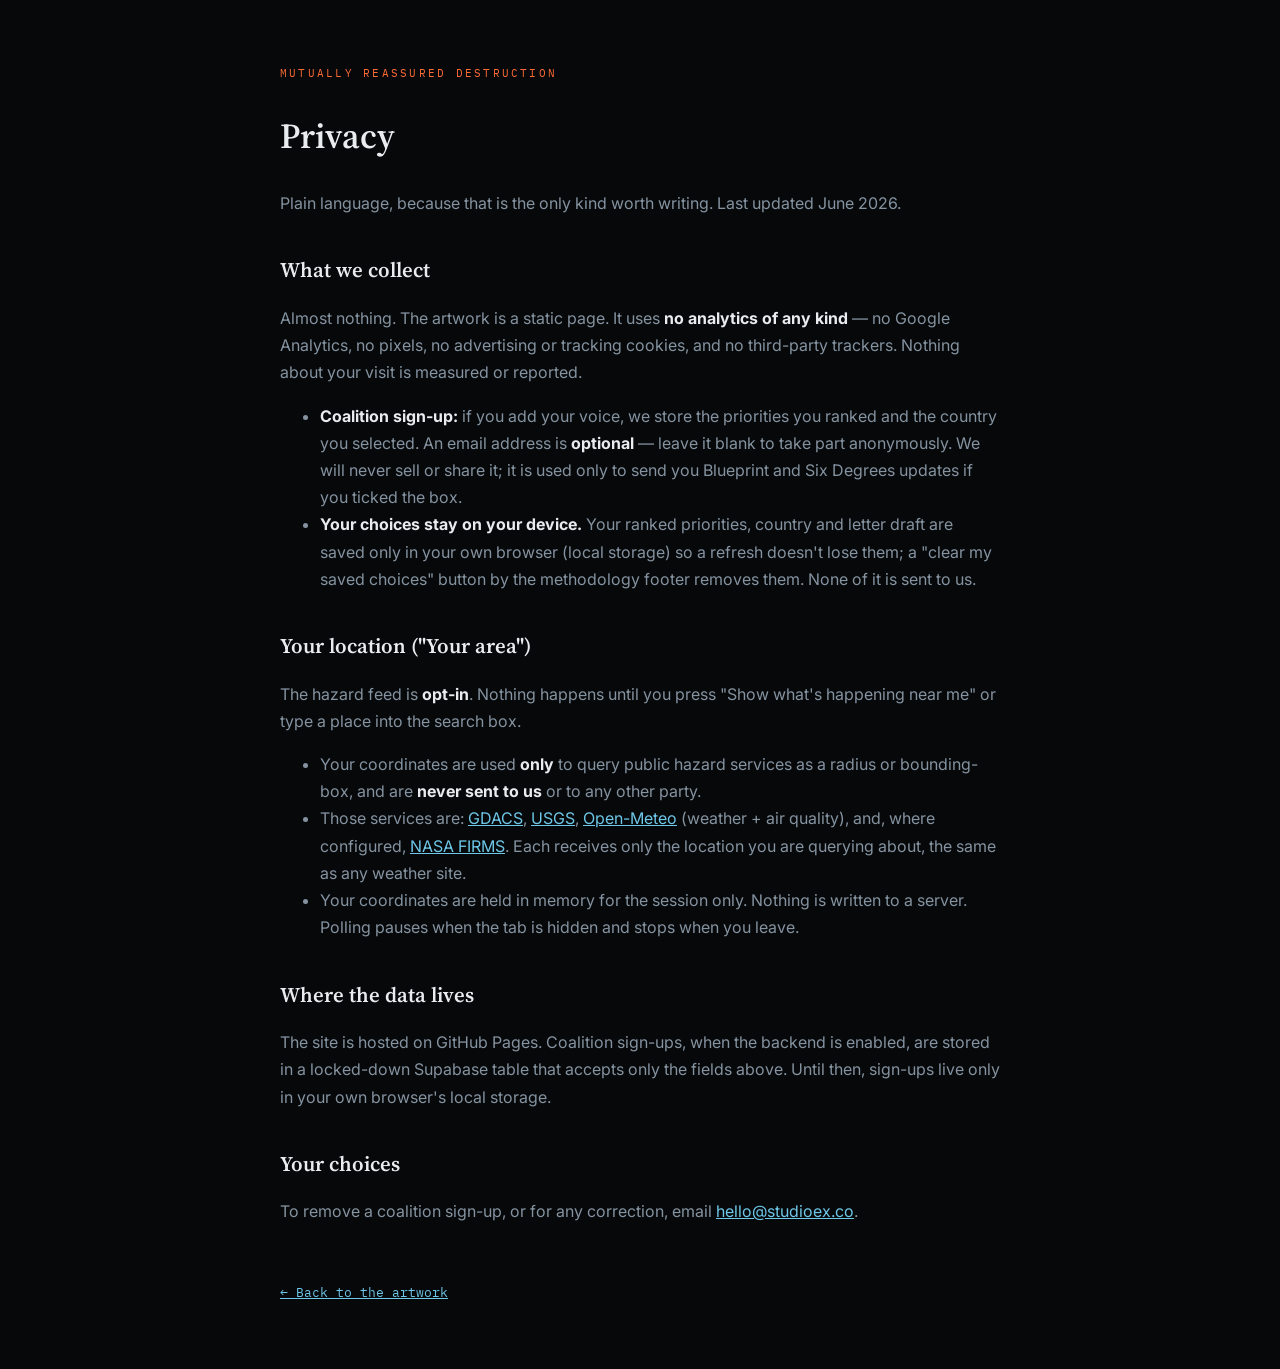
<file: privacy.html>
<!doctype html>
<html lang="en">
  <head>
    <meta charset="UTF-8" />
    <meta name="viewport" content="width=device-width, initial-scale=1.0" />
    <title>Privacy · Mutually Reassured Destruction</title>
    <link href="https://fonts.googleapis.com/css2?family=Source+Serif+4:wght@400;600&family=Inter:wght@400;500&family=IBM+Plex+Mono&display=swap" rel="stylesheet" />
    <style>
      body { background: #06080a; color: #e9ecef; font-family: "Inter", system-ui, sans-serif; line-height: 1.7; max-width: 720px; margin: 0 auto; padding: 4rem 1.5rem; }
      h1 { font-family: "Source Serif 4", serif; font-weight: 600; font-size: 2.2rem; }
      h2 { font-family: "Source Serif 4", serif; font-weight: 600; font-size: 1.3rem; margin-top: 2.2rem; }
      p, li { color: #8593a0; }
      b { color: #e9ecef; }
      a { color: #6ec7e8; }
      .eyebrow { font-family: "IBM Plex Mono", monospace; font-size: .7rem; letter-spacing: .2em; text-transform: uppercase; color: #ff6b35; }
      .back { display: inline-block; margin-top: 2.5rem; font-family: "IBM Plex Mono", monospace; font-size: .8rem; }
    </style>
  </head>
  <body>
    <div class="eyebrow">Mutually Reassured Destruction</div>
    <h1>Privacy</h1>
    <p>Plain language, because that is the only kind worth writing. Last updated June 2026.</p>

    <h2>What we collect</h2>
    <p>Almost nothing. The artwork is a static page. It uses <b>no analytics of any kind</b> — no Google Analytics, no pixels, no advertising or tracking cookies, and no third-party trackers. Nothing about your visit is measured or reported.</p>
    <ul>
      <li><b>Coalition sign-up:</b> if you add your voice, we store the priorities you ranked and the country you selected. An email address is <b>optional</b> — leave it blank to take part anonymously. We will never sell or share it; it is used only to send you Blueprint and Six Degrees updates if you ticked the box.</li>
      <li><b>Your choices stay on your device.</b> Your ranked priorities, country and letter draft are saved only in your own browser (local storage) so a refresh doesn't lose them; a "clear my saved choices" button by the methodology footer removes them. None of it is sent to us.</li>
    </ul>

    <h2>Your location ("Your area")</h2>
    <p>The hazard feed is <b>opt-in</b>. Nothing happens until you press "Show what's happening near me" or type a place into the search box.</p>
    <ul>
      <li>Your coordinates are used <b>only</b> to query public hazard services as a radius or bounding-box, and are <b>never sent to us</b> or to any other party.</li>
      <li>Those services are: <a href="https://www.gdacs.org/" target="_blank" rel="noopener">GDACS</a>, <a href="https://earthquake.usgs.gov/" target="_blank" rel="noopener">USGS</a>, <a href="https://open-meteo.com/" target="_blank" rel="noopener">Open-Meteo</a> (weather + air quality), and, where configured, <a href="https://firms.modaps.eosdis.nasa.gov/" target="_blank" rel="noopener">NASA FIRMS</a>. Each receives only the location you are querying about, the same as any weather site.</li>
      <li>Your coordinates are held in memory for the session only. Nothing is written to a server. Polling pauses when the tab is hidden and stops when you leave.</li>
    </ul>

    <h2>Where the data lives</h2>
    <p>The site is hosted on GitHub Pages. Coalition sign-ups, when the backend is enabled, are stored in a locked-down Supabase table that accepts only the fields above. Until then, sign-ups live only in your own browser's local storage.</p>

    <h2>Your choices</h2>
    <p>To remove a coalition sign-up, or for any correction, email <a href="mailto:hello@studioex.co">hello@studioex.co</a>.</p>

    <a class="back" href="index.html">← Back to the artwork</a>
  </body>
</html>
</file>
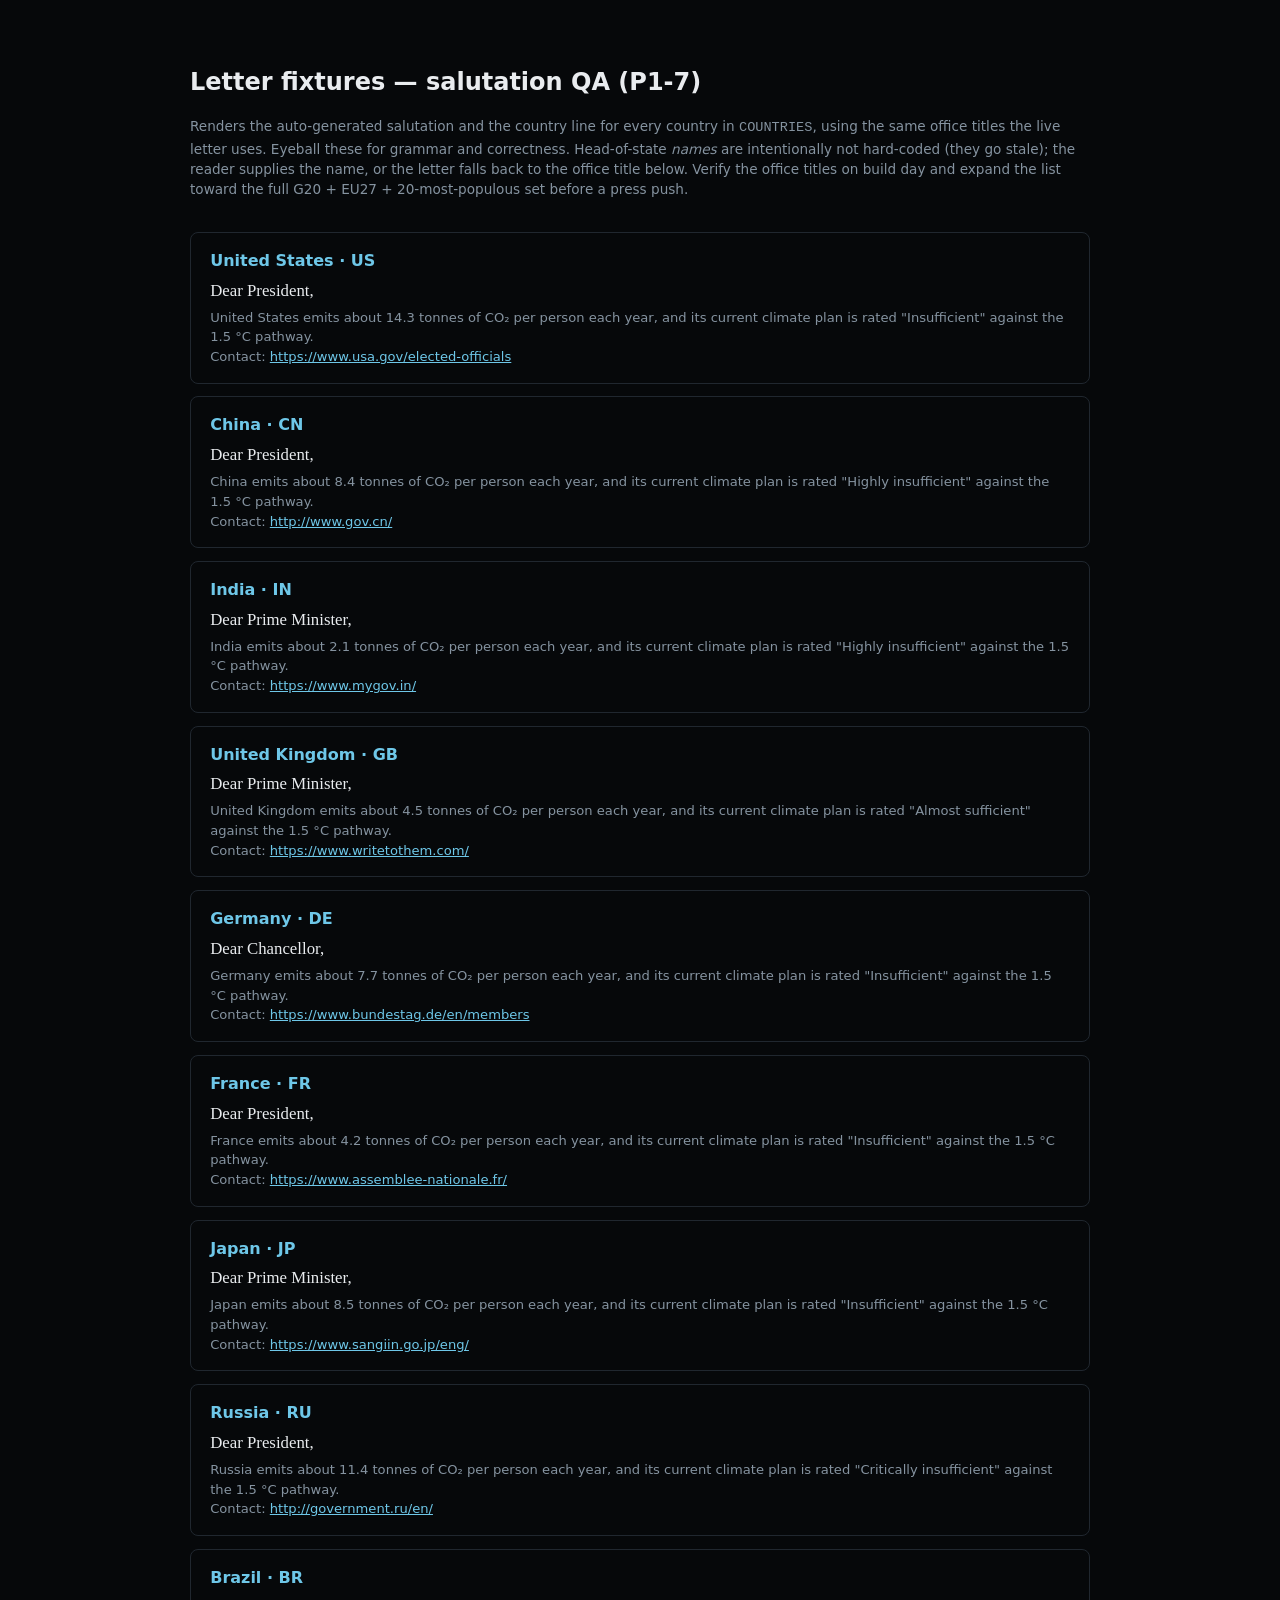
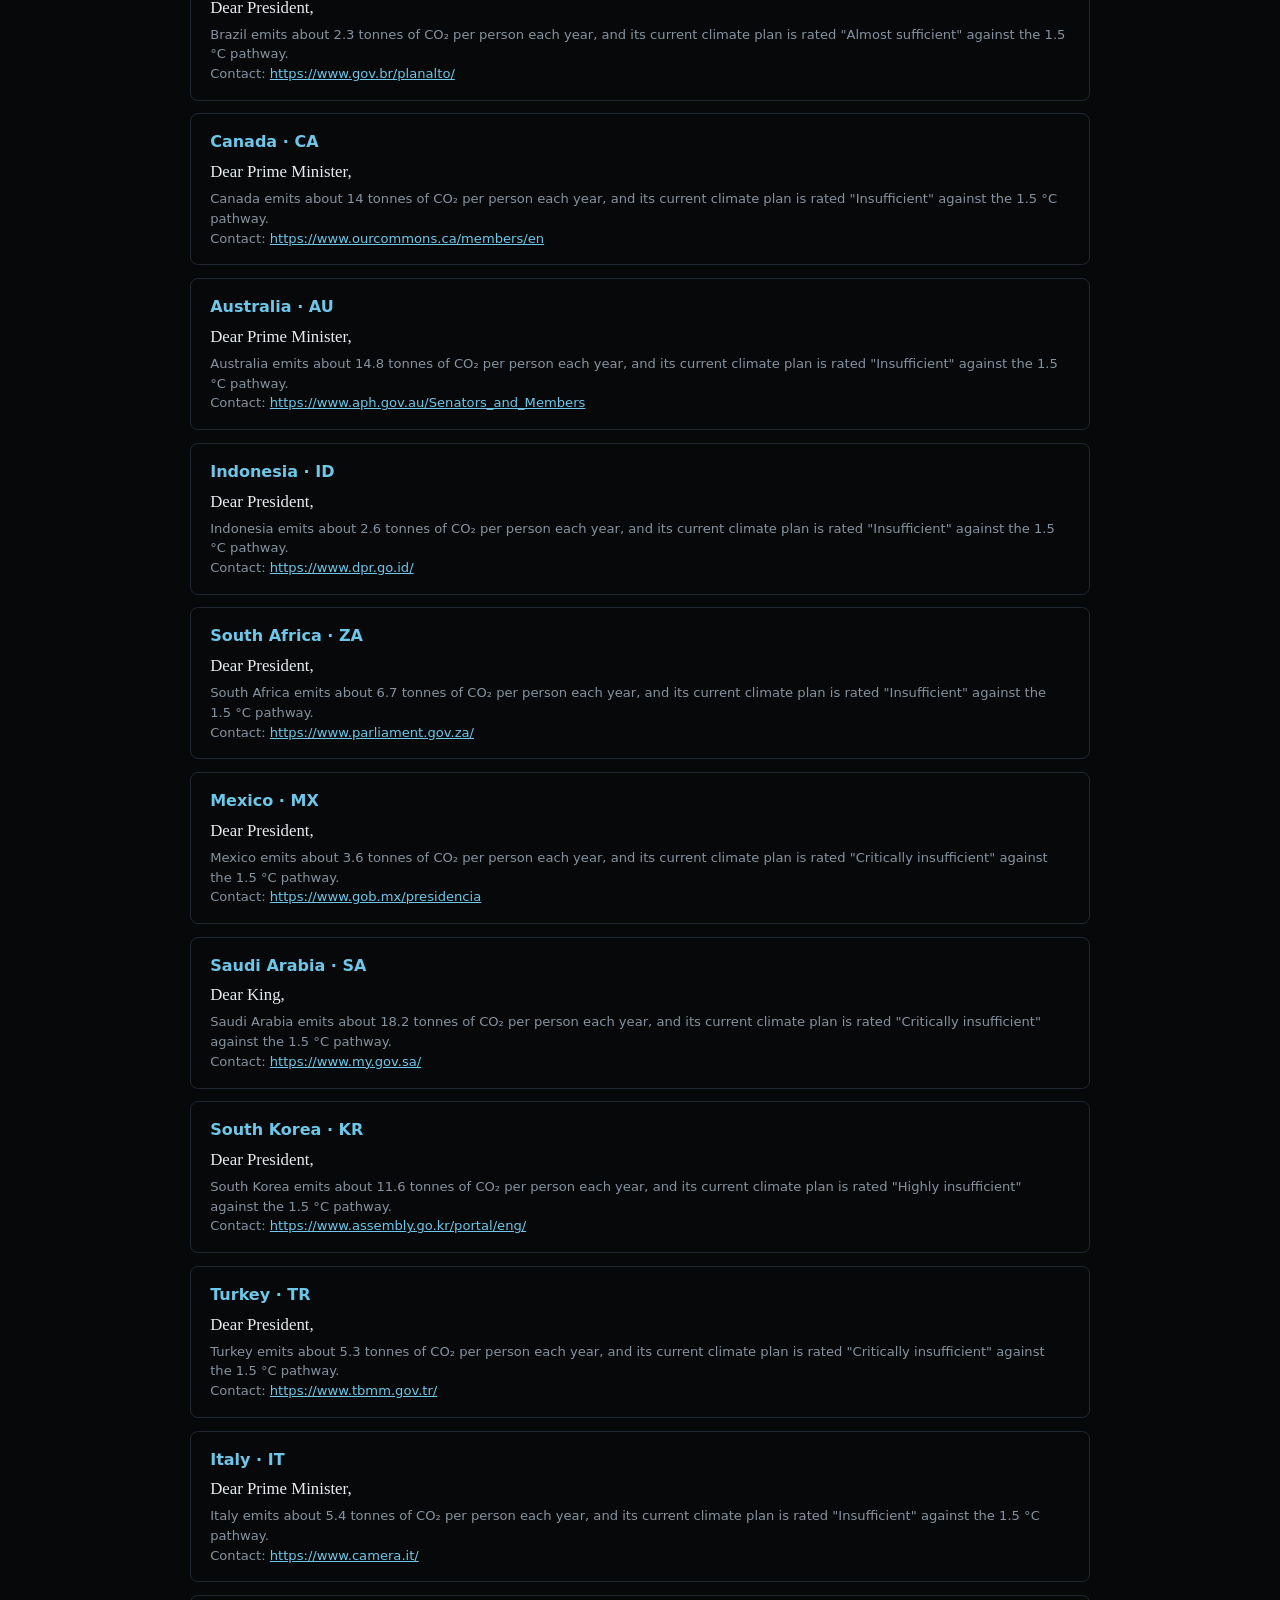
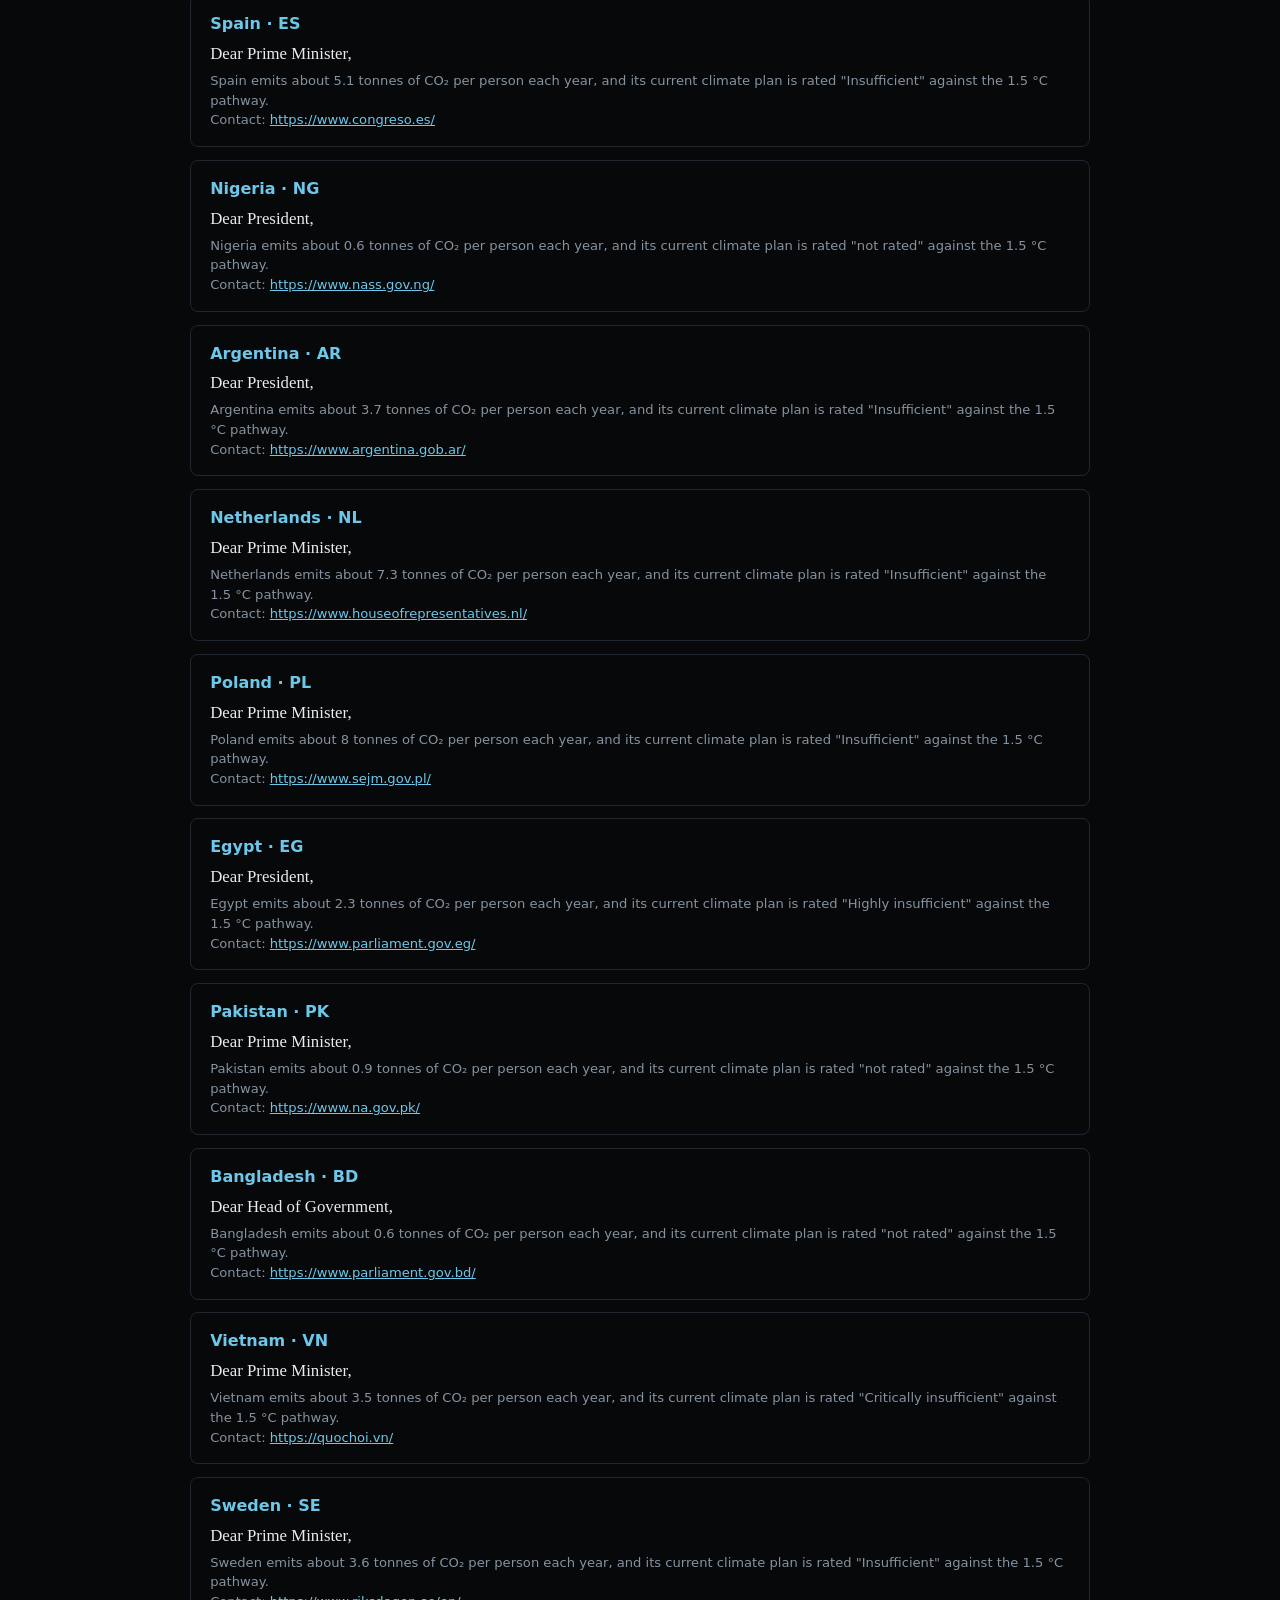
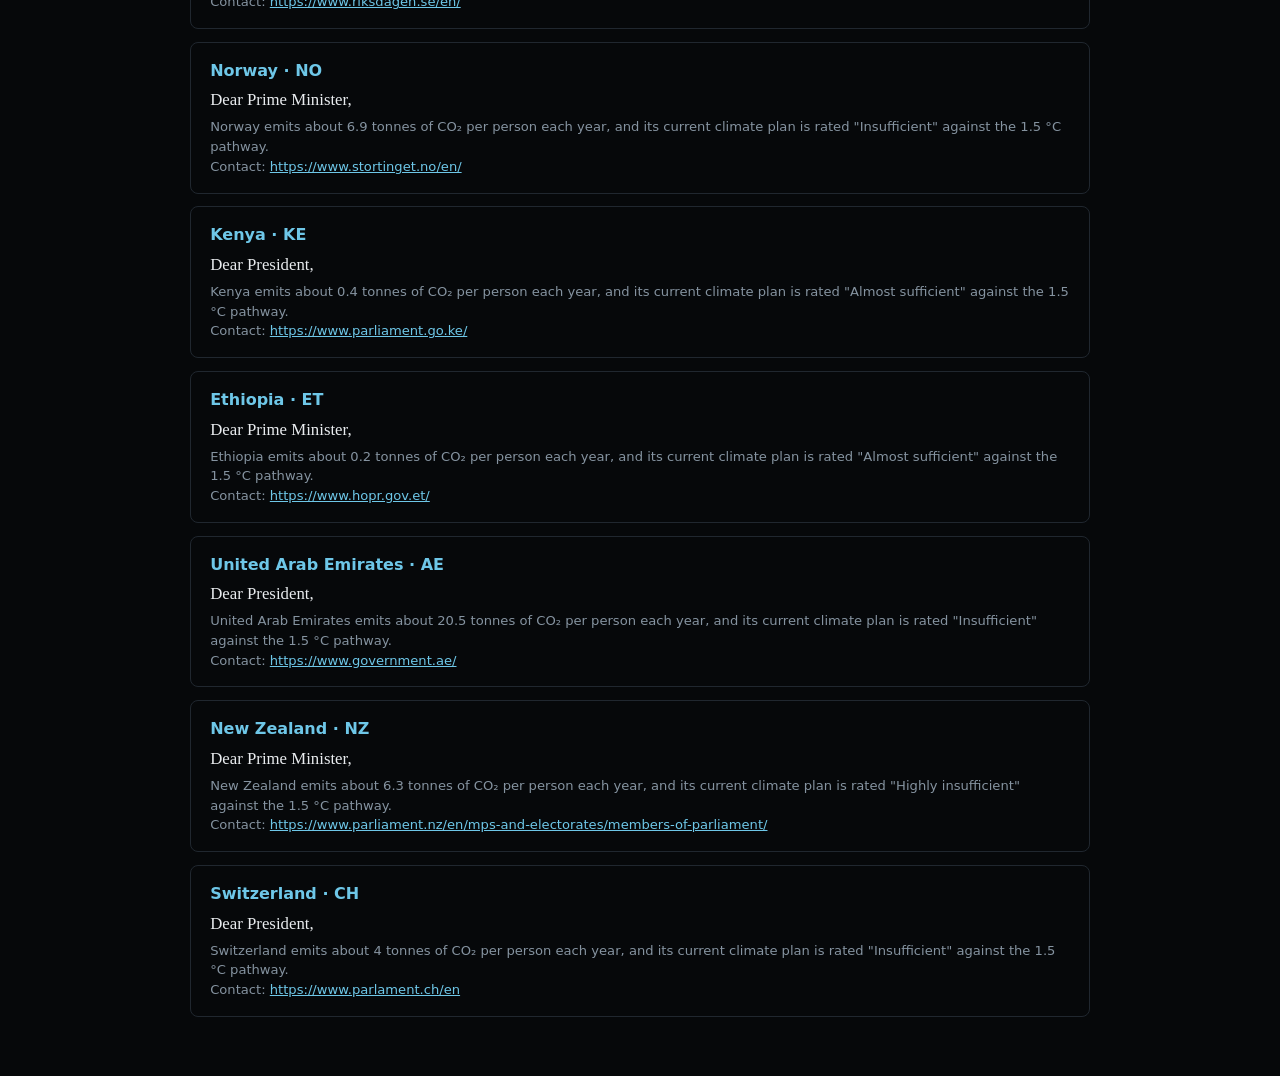
<file: tests/letters.html>
<!doctype html>
<html lang="en">
  <head>
    <meta charset="UTF-8" />
    <meta name="viewport" content="width=device-width, initial-scale=1.0" />
    <title>Letter fixtures · Mutually Reassured Destruction</title>
    <style>
      body { background: #06080a; color: #e9ecef; font-family: system-ui, sans-serif; max-width: 900px; margin: 0 auto; padding: 3rem 1.5rem; line-height: 1.5; }
      h1 { font-size: 1.5rem; } .note { color: #8593a0; font-size: .85rem; margin-bottom: 2rem; }
      .row { border: 1px solid #20272f; border-radius: 8px; padding: 1rem 1.2rem; margin-bottom: .8rem; }
      .co { font-weight: 600; color: #6ec7e8; }
      .sal { font-family: Georgia, serif; font-size: 1.05rem; margin: .3rem 0; }
      .meta { color: #8593a0; font-size: .82rem; }
      .warn { color: #ff6b35; }
      a { color: #6ec7e8; }
    </style>
  </head>
  <body>
    <h1>Letter fixtures — salutation QA (P1-7)</h1>
    <p class="note">
      Renders the auto-generated salutation and the country line for every country in
      <code>COUNTRIES</code>, using the same office titles the live letter uses. Eyeball these
      for grammar and correctness. Head-of-state <em>names</em> are intentionally not hard-coded
      (they go stale); the reader supplies the name, or the letter falls back to the office title
      below. Verify the office titles on build day and expand the list toward the full
      G20 + EU27 + 20-most-populous set before a press push.
    </p>
    <div id="out"></div>
    <script src="../js/data.js"></script>
    <script>
      const withArticle = (c) => (/^United |^Netherlands$/.test(c) ? "the " + c : c);
      const out = document.getElementById("out");
      let issues = 0;
      out.innerHTML = COUNTRIES.map((c) => {
        const [name, iso, rating, perCap, contact, office] = c;
        const salut = "Dear " + (office || "Head of Government") + ",";
        const line = `${name} emits about ${perCap} tonnes of CO₂ per person each year, and its current climate plan is rated "${rating}" against the 1.5 °C pathway.`;
        const missing = !office ? ' <span class="warn">⚠ no office title</span>' : "";
        if (!office) issues++;
        const badContact = !/^https?:\/\//.test(contact) ? ' <span class="warn">⚠ contact URL</span>' : "";
        return `<div class="row">
          <div class="co">${name} · ${iso}${missing}${badContact}</div>
          <div class="sal">${salut}</div>
          <div class="meta">${line}</div>
          <div class="meta">Contact: <a href="${contact}" target="_blank" rel="noopener">${contact}</a></div>
        </div>`;
      }).join("");
      document.title = `Letter fixtures · ${COUNTRIES.length} countries · ${issues} issues`;
    </script>
  </body>
</html>
</file>
